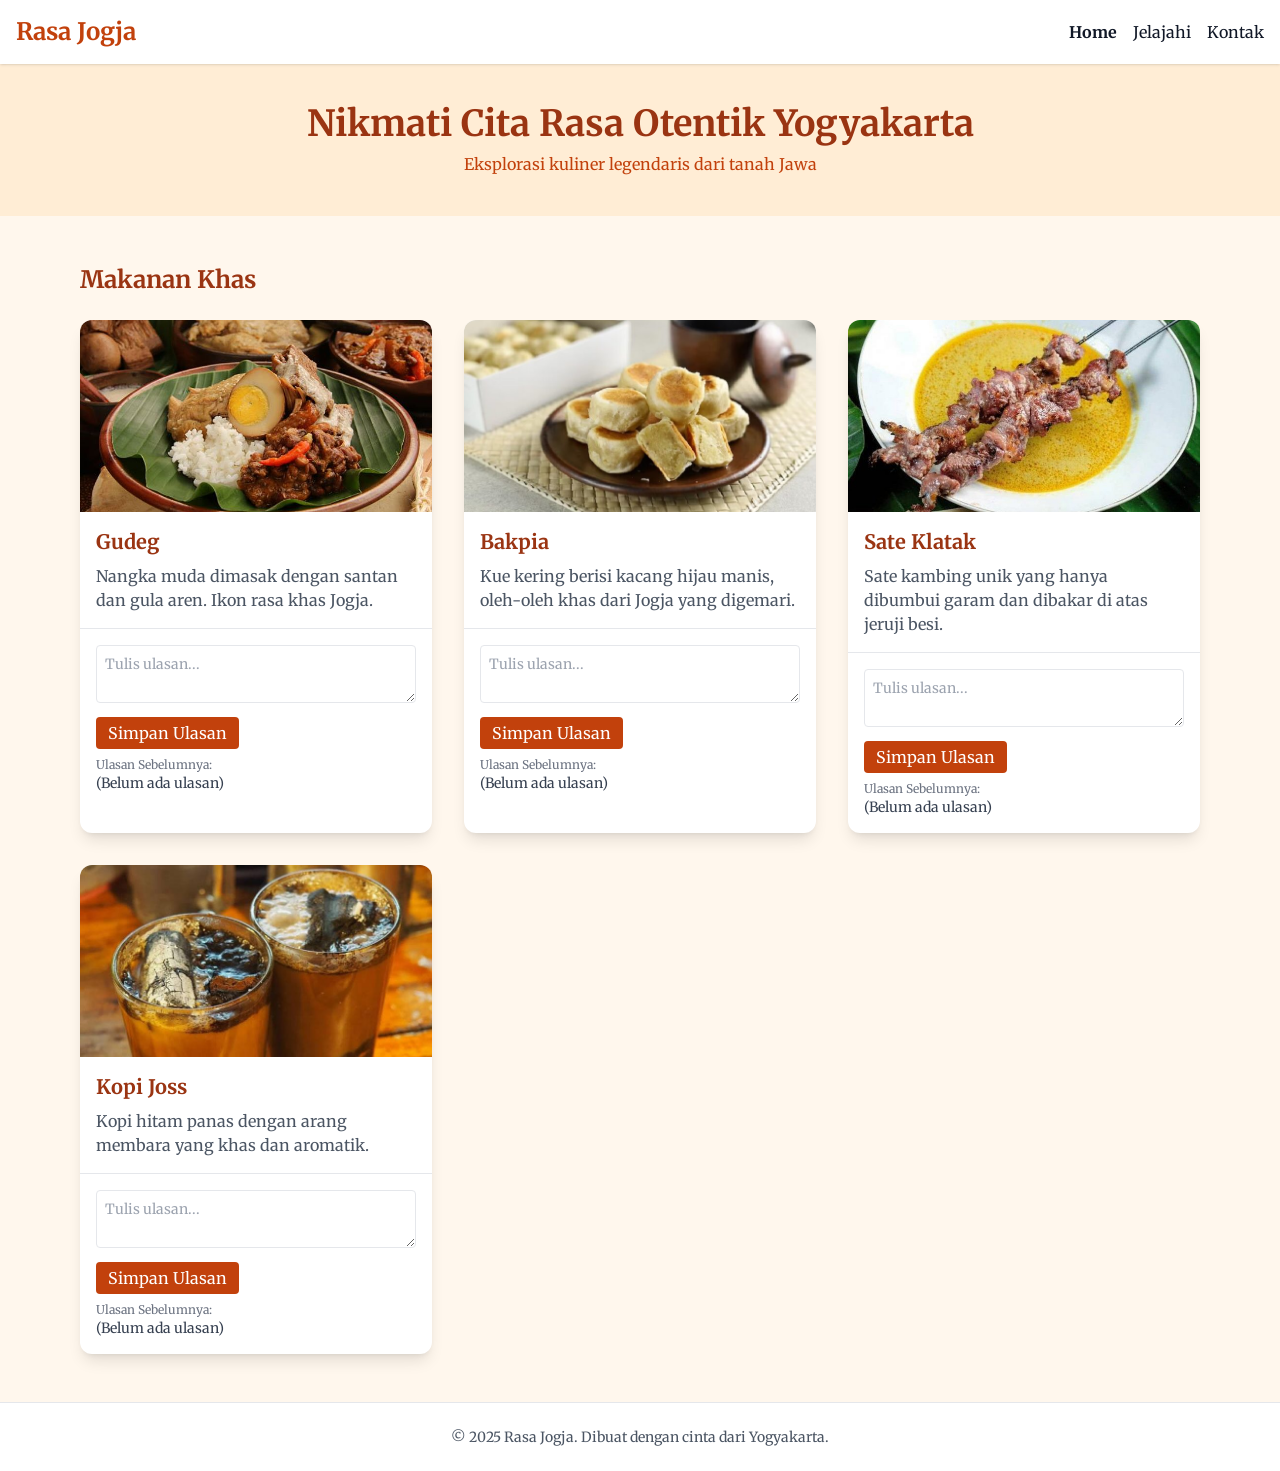
<file: index.html>
<!DOCTYPE html>
<html lang="id">
  <head>
    <meta charset="UTF-8" />
    <meta name="viewport" content="width=device-width, initial-scale=1.0" />
    <!-- Membuat tampilan menjadi responsif, menyesuaikan ukuran layar perangkat -->
    <link rel="manifest" href="manifest.json" />
    <link rel="icon" href="icons/favicon.ico" type="image/x-icon" />
    <link rel="icon" href="icons/favicon.png" type="image/png" />

    <title>Beranda - Rasa Jogja</title>

    <!-- Memuat Tailwind CSS: framework -->
    <script src="tailwind.min.js"></script>

    <!-- Mengimpor font Merriweather dari Google Fonts -->
    <link rel="stylesheet" href="fonts.css" />

    <style>
      body {
        font-family: "Merriweather", serif;
        /* seluruh isi halaman pakai font Merriweather */
      }
    </style>
  </head>

  <body class="bg-orange-50 text-gray-900">
    <!-- latar belakang berwarna oranye muda dan teks utama abu gelap -->
    <header class="bg-white shadow p-4 flex justify-between items-center relative">
      <!-- Header pakai latar putih, bayangan, padding, dan pakai Flexbox -->
      <h1 class="text-2xl font-bold text-orange-700">Rasa Jogja</h1>
      <!-- Judul/logo website -->

      <!-- Tombol burger (ikon 3 garis) hanya muncul di layar kecil (mobile) -->
      <button class="md:hidden text-orange-700" id="burger-button">
        <!-- Ikon SVG burger -->
        <svg xmlns="http://www.w3.org/2000/svg" class="h-6 w-6" fill="none" viewBox="0 0 24 24" stroke="currentColor">
          <path stroke-linecap="round" stroke-linejoin="round" stroke-width="2" d="M4 6h16M4 12h16M4 18h16" />
        </svg>
      </button>

      <!-- Menu navigasi untuk layar besar -->
      <nav class="hidden md:flex space-x-4" id="nav-menu">
        <a href="index.html" class="hover:text-orange-600 font-semibold">Home</a>
        <a href="jelajahi.html" class="hover:text-orange-600">Jelajahi</a>
        <a href="kontak.html" class="hover:text-orange-600">Kontak</a>
      </nav>

      <!-- Menu navigasi untuk layar kecil (muncul saat burger diklik) -->
      <div id="mobile-menu" class="hidden absolute top-full left-0 w-full bg-white shadow-md md:hidden">
        <a href="index.html" class="block px-4 py-2 hover:bg-orange-50 font-semibold">Home</a>
        <a href="jelajahi.html" class="block px-4 py-2 hover:bg-orange-50">Jelajahi</a>
        <a href="kontak.html" class="block px-4 py-2 hover:bg-orange-50">Kontak</a>
      </div>
    </header>

    <!-- HERO SECTION / Bagian perkenalan utama -->
    <section class="text-center py-10 bg-orange-100">
      <!-- Section dengan teks di tengah, padding atas bawah 10, latar oranye muda -->
      <h2 class="text-4xl font-bold text-orange-800">Nikmati Cita Rasa Otentik Yogyakarta</h2>
      <p class="mt-2 text-orange-700">Eksplorasi kuliner legendaris dari tanah Jawa</p>
    </section>

    <!-- MAIN CONTENT / Konten utama halaman -->
    <main class="px-6 md:px-20 py-12">
      <!-- Padding horizontal kecil di mobile, besar di layar besar, dan padding atas bawah -->
      <h3 class="text-2xl font-semibold text-orange-800 mb-6">Makanan Khas</h3>

      <!-- Daftar makanan disusun dalam bentuk grid -->
      <div class="grid md:grid-cols-2 lg:grid-cols-3 gap-8">
        <!-- Membuat grid 1 kolom di mobile, 2 kolom di layar sedang, 3 kolom di layar besar -->

        <!-- Kartu pertama: Gudeg -->
        <div class="bg-white shadow-lg rounded-xl overflow-hidden transform hover:scale-105 hover:shadow-2xl transition duration-300">
          <!-- Kartu dengan latar putih, bayangan, sudut membulat, dan efek hover -->
          <a href="gudeg.html">
            <!-- Klik kartu ini akan membuka halaman gudeg.html -->
            <img src="gudeg2.jpg" alt="Gudeg" class="w-full h-48 object-cover" />
            <!-- Gambar makanan gudeg -->
            <div class="p-4">
              <h4 class="text-xl font-bold text-orange-800">Gudeg</h4>
              <p class="text-gray-600 mt-2">Nangka muda dimasak dengan santan dan gula aren. Ikon rasa khas Jogja.</p>
            </div>
          </a>
          <!-- Kontak Ulasan -->
          <div class="p-4 border-t">
            <textarea id="review-gudeg" placeholder="Tulis ulasan..." class="w-full border rounded p-2 text-sm"></textarea>
            <button onclick="saveReview('gudeg')" class="mt-2 bg-orange-700 text-white px-3 py-1 rounded">Simpan Ulasan</button>
            <p class="text-xs text-gray-500 mt-2">Ulasan Sebelumnya:</p>
            <div id="display-review-gudeg" class="text-sm text-gray-700 max-h-16 overflow-y-auto pr-1"></div>
          </div>
        </div>

        <!-- Bakpia -->
        <div class="bg-white shadow-lg rounded-xl overflow-hidden transform hover:scale-105 hover:shadow-2xl transition duration-300">
          <a href="bakpia.html">
            <img src="bakpia.jpg" alt="Bakpia" class="w-full h-48 object-cover" />
            <div class="p-4">
              <h4 class="text-xl font-bold text-orange-800">Bakpia</h4>
              <p class="text-gray-600 mt-2">Kue kering berisi kacang hijau manis, oleh-oleh khas dari Jogja yang digemari.</p>
            </div>
          </a>
          <!-- Kotak Ulasan -->
          <div class="p-4 border-t">
            <textarea id="review-bakpia" placeholder="Tulis ulasan..." class="w-full border rounded p-2 text-sm"></textarea>
            <button onclick="saveReview('bakpia')" class="mt-2 bg-orange-700 text-white px-3 py-1 rounded">Simpan Ulasan</button>
            <p class="text-xs text-gray-500 mt-2">Ulasan Sebelumnya:</p>
            <div id="display-review-bakpia" class="text-sm text-gray-700 max-h-16 overflow-y-auto pr-1"></div>
          </div>
        </div>

        <!-- Sate Klatak -->
        <div class="bg-white shadow-lg rounded-xl overflow-hidden transform hover:scale-105 hover:shadow-2xl transition duration-300">
          <a href="sate_klatak.html">
            <img src="sate-klatak.jpg" alt="Sate Klatak" class="w-full h-48 object-cover" />
            <div class="p-4">
              <h4 class="text-xl font-bold text-orange-800">Sate Klatak</h4>
              <p class="text-gray-600 mt-2">Sate kambing unik yang hanya dibumbui garam dan dibakar di atas jeruji besi.</p>
            </div>
          </a>
          <!-- Kotak Ulasan -->
          <div class="p-4 border-t">
            <textarea id="review-sate-klatak" placeholder="Tulis ulasan..." class="w-full border rounded p-2 text-sm"></textarea>
            <button onclick="saveReview('sate-klatak')" class="mt-2 bg-orange-700 text-white px-3 py-1 rounded">Simpan Ulasan</button>
            <p class="text-xs text-gray-500 mt-2">Ulasan Sebelumnya:</p>
            <div id="display-review-sate-klatak" class="text-sm text-gray-700"></div>
          </div>
        </div>

        <!-- Kopi Joss -->
        <div class="bg-white shadow-lg rounded-xl overflow-hidden transform hover:scale-105 hover:shadow-2xl transition duration-300">
          <a href="kopi-joss.html">
            <img src="kopi-joss.jpg" alt="Kopi Joss" class="w-full h-48 object-cover" />
            <div class="p-4">
              <h4 class="text-xl font-bold text-orange-800">Kopi Joss</h4>
              <p class="text-gray-600 mt-2">Kopi hitam panas dengan arang membara yang khas dan aromatik.</p>
            </div>
          </a>
          <!-- Kotak Ulasan -->
          <div class="p-4 border-t">
            <textarea id="review-kopi-joss" placeholder="Tulis ulasan..." class="w-full border rounded p-2 text-sm"></textarea>
            <button onclick="saveReview('kopi-joss')" class="mt-2 bg-orange-700 text-white px-3 py-1 rounded">Simpan Ulasan</button>
            <p class="text-xs text-gray-500 mt-2">Ulasan Sebelumnya:</p>
            <div id="display-review-kopi-joss" class="text-sm text-gray-700"></div>
          </div>
        </div>
      </div>
    </main>

    <!-- Footer -->
    <footer class="bg-white border-t text-center py-6 text-sm text-gray-600">
      <!-- Latar putih, garis atas, teks di tengah dan ukuran kecil -->
      &copy; 2025 Rasa Jogja. Dibuat dengan cinta dari Yogyakarta.
    </footer>

    <!-- Script untuk membuka dan menutup menu burger saat di layar kecil -->
    <script>
      const burgerButton = document.getElementById("burger-button");
      const mobileMenu = document.getElementById("mobile-menu");

      burgerButton.addEventListener("click", () => {
        mobileMenu.classList.toggle("hidden");
        // Jika menu tersembunyi, tampilkan. Jika sudah tampil, sembunyikan.
      });
    </script>

    <script>
      // Mengecek apakah browser mendukung service worker
      if ("serviceWorker" in navigator) {
        navigator.serviceWorker
          .register("service-worker.js")
          .then((reg) => console.log("✅ Service Worker terdaftar!", reg))
          .catch((err) => console.error("❌ Gagal daftar Service Worker:", err));
      }
    </script>
    <!-- IndexedDB logic (external) -->
    <script src="indexeddb.js" defer></script>
  </body>
</html>
</file>
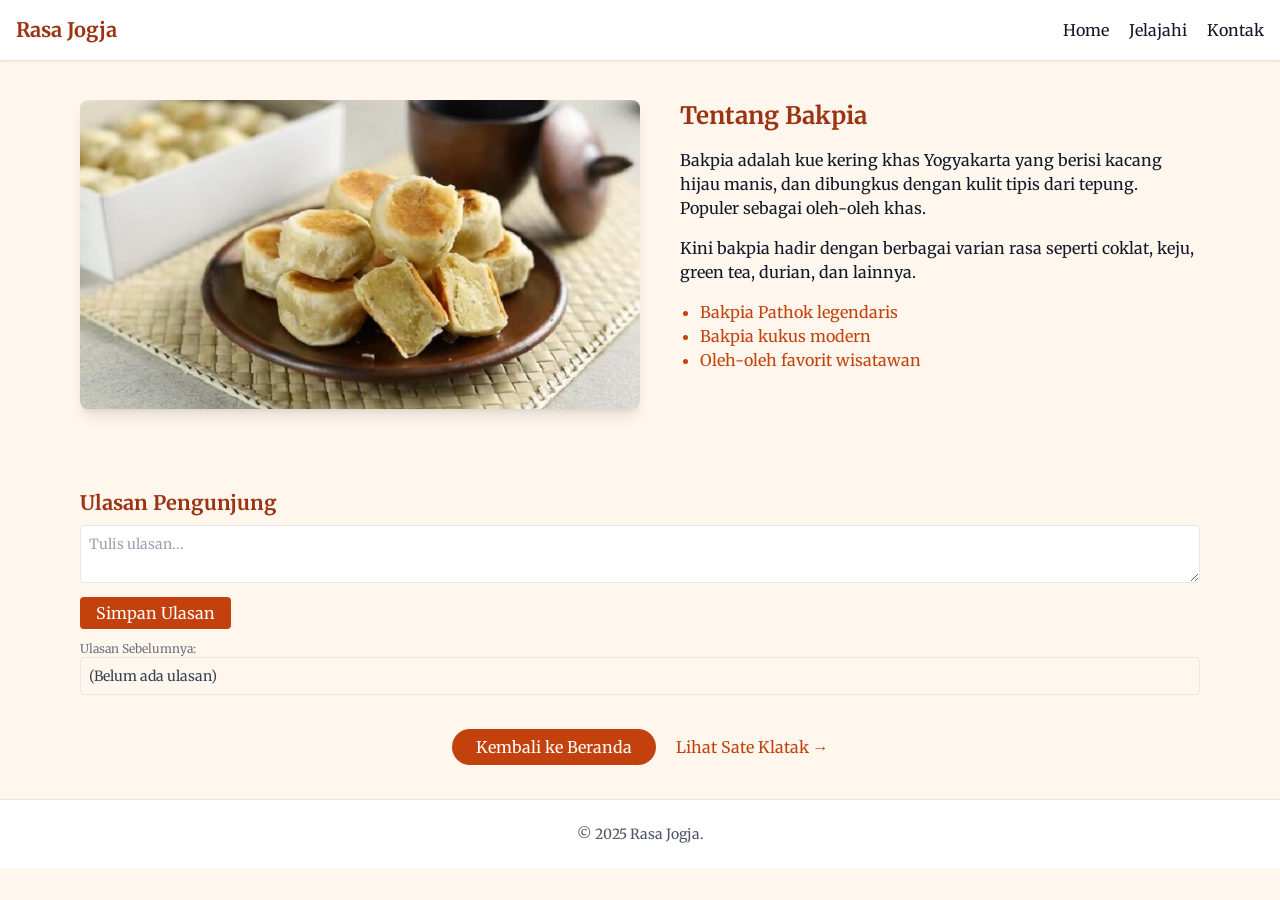
<file: bakpia.html>
<!DOCTYPE html>
<html lang="id">
  <head>
    <meta charset="UTF-8" />
    <meta name="viewport" content="width=device-width, initial-scale=1.0" />
    <title>Bakpia - Rasa Jogja</title>
    <script src="tailwind.min.js"></script>
    <link rel="stylesheet" href="fonts.css" />
    <link rel="manifest" href="manifest.json" />
    <link rel="icon" href="icons/favicon.ico" type="image/x-icon" />
    <link rel="icon" href="icons/favicon.png" type="image/png" />

    <style>
      body {
        font-family: "Merriweather", serif;
      }
    </style>
  </head>

  <body class="bg-orange-50 text-gray-900">
    <!-- Header -->
    <header class="bg-white shadow p-4 flex justify-between items-center">
      <h1 class="text-xl font-bold text-orange-800">Rasa Jogja</h1>
      <nav class="space-x-4 hidden md:block">
        <a href="index.html" class="hover:text-orange-600">Home</a>
        <a href="jelajahi.html" class="hover:text-orange-600">Jelajahi</a>
        <a href="kontak.html" class="hover:text-orange-600">Kontak</a>
      </nav>
    </header>

    <!-- Deskripsi -->
    <section class="py-10 px-6 md:px-20">
      <div class="md:flex gap-10">
        <img src="bakpia.jpg" alt="Bakpia close up" class="rounded-lg shadow-lg w-full md:w-1/2" />
        <div class="mt-6 md:mt-0 md:w-1/2">
          <h3 class="text-2xl font-bold text-orange-800 mb-4">Tentang Bakpia</h3>
          <p class="mb-4">Bakpia adalah kue kering khas Yogyakarta yang berisi kacang hijau manis, dan dibungkus dengan kulit tipis dari tepung. Populer sebagai oleh-oleh khas.</p>
          <p class="mb-4">Kini bakpia hadir dengan berbagai varian rasa seperti coklat, keju, green tea, durian, dan lainnya.</p>
          <ul class="list-disc ml-5 text-orange-700">
            <li>Bakpia Pathok legendaris</li>
            <li>Bakpia kukus modern</li>
            <li>Oleh-oleh favorit wisatawan</li>
          </ul>
        </div>
      </div>
    </section>

    <!-- Ulasan -->
    <section class="px-6 md:px-20 mt-10">
      <h4 class="text-xl font-bold text-orange-800 mb-2">Ulasan Pengunjung</h4>

      <!-- Kolom tulis ulasan -->
      <textarea id="review-bakpia" placeholder="Tulis ulasan..." class="w-full border rounded p-2 text-sm mb-2"></textarea>

      <button onclick="saveReview('bakpia')" class="bg-orange-700 text-white px-4 py-1 rounded">Simpan Ulasan</button>

      <!-- Daftar ulasan list memanjang -->
      <p class="text-xs text-gray-500 mt-3">Ulasan Sebelumnya:</p>
      <div id="display-review-bakpia" class="text-sm text-gray-700 pr-1 border rounded p-2"></div>
    </section>

    <!-- Navigasi -->
    <section class="text-center my-10">
      <a href="index.html" class="bg-orange-700 text-white px-6 py-2 rounded-full hover:bg-orange-800 transition">Kembali ke Beranda</a>
      <a href="sate_klatak.html" class="ml-4 text-orange-700 hover:underline">Lihat Sate Klatak &rarr;</a>
    </section>

    <footer class="bg-white text-center py-6 border-t mt-10 text-sm text-gray-600">&copy; 2025 Rasa Jogja.</footer>
    <script src="indexeddb.js" defer></script>
  </body>
</html>
</file>
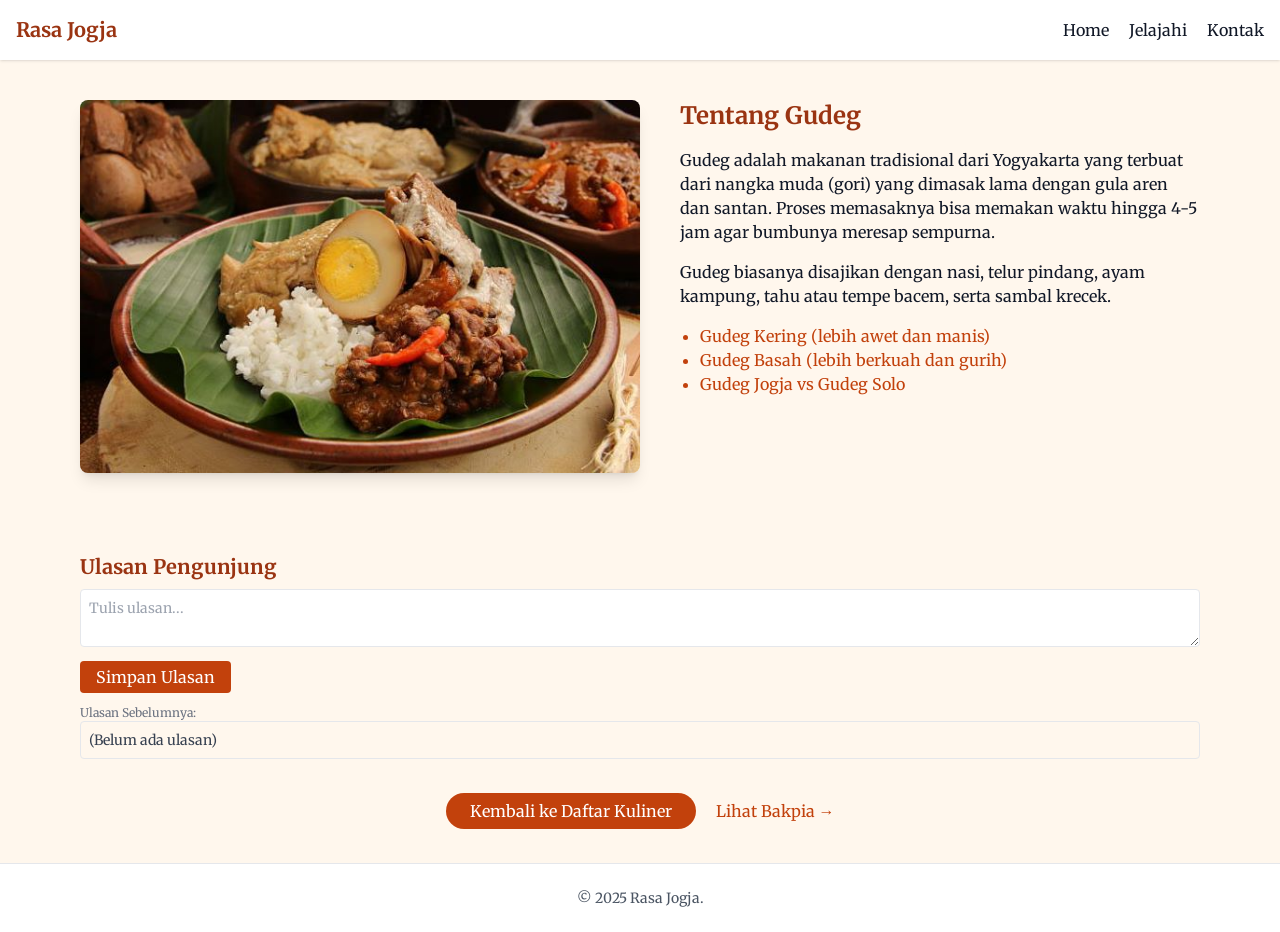
<file: gudeg.html>
<!DOCTYPE html>
<html lang="id">
  <head>
    <meta charset="UTF-8" />
    <meta name="viewport" content="width=device-width, initial-scale=1.0" />
    <title>Gudeg - Rasa Jogja</title>
    <script src="tailwind.min.js"></script>
    <link rel="stylesheet" href="fonts.css" />
    <link rel="manifest" href="manifest.json" />
    <link rel="icon" href="icons/favicon.ico" type="image/x-icon" />
    <link rel="icon" href="icons/favicon.png" type="image/png" />

    <style>
      body {
        font-family: "Merriweather", serif;
      }
    </style>
  </head>

  <body class="bg-orange-50 text-gray-900">
    <!-- Header -->
    <header class="bg-white shadow p-4 flex justify-between items-center">
      <h1 class="text-xl font-bold text-orange-800">Rasa Jogja</h1>
      <nav class="space-x-4 hidden md:block">
        <a href="index.html" class="hover:text-orange-600">Home</a>
        <a href="jelajahi.html" class="hover:text-orange-600">Jelajahi</a>
        <a href="kontak.html" class="hover:text-orange-600">Kontak</a>
      </nav>
    </header>

    <!-- Deskripsi Gudeg -->
    <section class="py-10 px-6 md:px-20">
      <div class="md:flex gap-10">
        <img src="gudeg2.jpg" alt="Gudeg close up" class="rounded-lg shadow-lg w-full md:w-1/2" />
        <div class="mt-6 md:mt-0 md:w-1/2">
          <h3 class="text-2xl font-bold text-orange-800 mb-4">Tentang Gudeg</h3>
          <p class="mb-4">
            Gudeg adalah makanan tradisional dari Yogyakarta yang terbuat dari nangka muda (gori) yang dimasak lama dengan gula aren dan santan. Proses memasaknya bisa memakan waktu hingga 4-5 jam
            agar bumbunya meresap sempurna.
          </p>
          <p class="mb-4">Gudeg biasanya disajikan dengan nasi, telur pindang, ayam kampung, tahu atau tempe bacem, serta sambal krecek.</p>
          <ul class="list-disc ml-5 text-orange-700">
            <li>Gudeg Kering (lebih awet dan manis)</li>
            <li>Gudeg Basah (lebih berkuah dan gurih)</li>
            <li>Gudeg Jogja vs Gudeg Solo</li>
          </ul>
        </div>
      </div>
    </section>

    <!-- Ulasan  -->
    <section class="px-6 md:px-20 mt-10">
      <h4 class="text-xl font-bold text-orange-800 mb-2">Ulasan Pengunjung</h4>

      <!-- Kolom tulis ulasan -->
      <textarea id="review-gudeg" placeholder="Tulis ulasan..." class="w-full border rounded p-2 text-sm mb-2"></textarea>

      <button onclick="saveReview('gudeg')" class="bg-orange-700 text-white px-4 py-1 rounded">Simpan Ulasan</button>

      <!-- Daftar ulasan list memanjang -->
      <p class="text-xs text-gray-500 mt-3">Ulasan Sebelumnya:</p>
      <div id="display-review-gudeg" class="text-sm text-gray-700 pr-1 border rounded p-2"></div>
    </section>

    <!-- Navigasi -->
    <section class="text-center my-10">
      <a href="index.html" class="bg-orange-700 text-white px-6 py-2 rounded-full hover:bg-orange-800 transition">Kembali ke Daftar Kuliner</a>
      <a href="bakpia.html" class="ml-4 text-orange-700 hover:underline">Lihat Bakpia &rarr;</a>
    </section>

    <!-- Footer -->
    <footer class="bg-white text-center py-6 border-t mt-10 text-sm text-gray-600">&copy; 2025 Rasa Jogja.</footer>
    <script src="indexeddb.js" defer></script>
  </body>
</html>
</file>
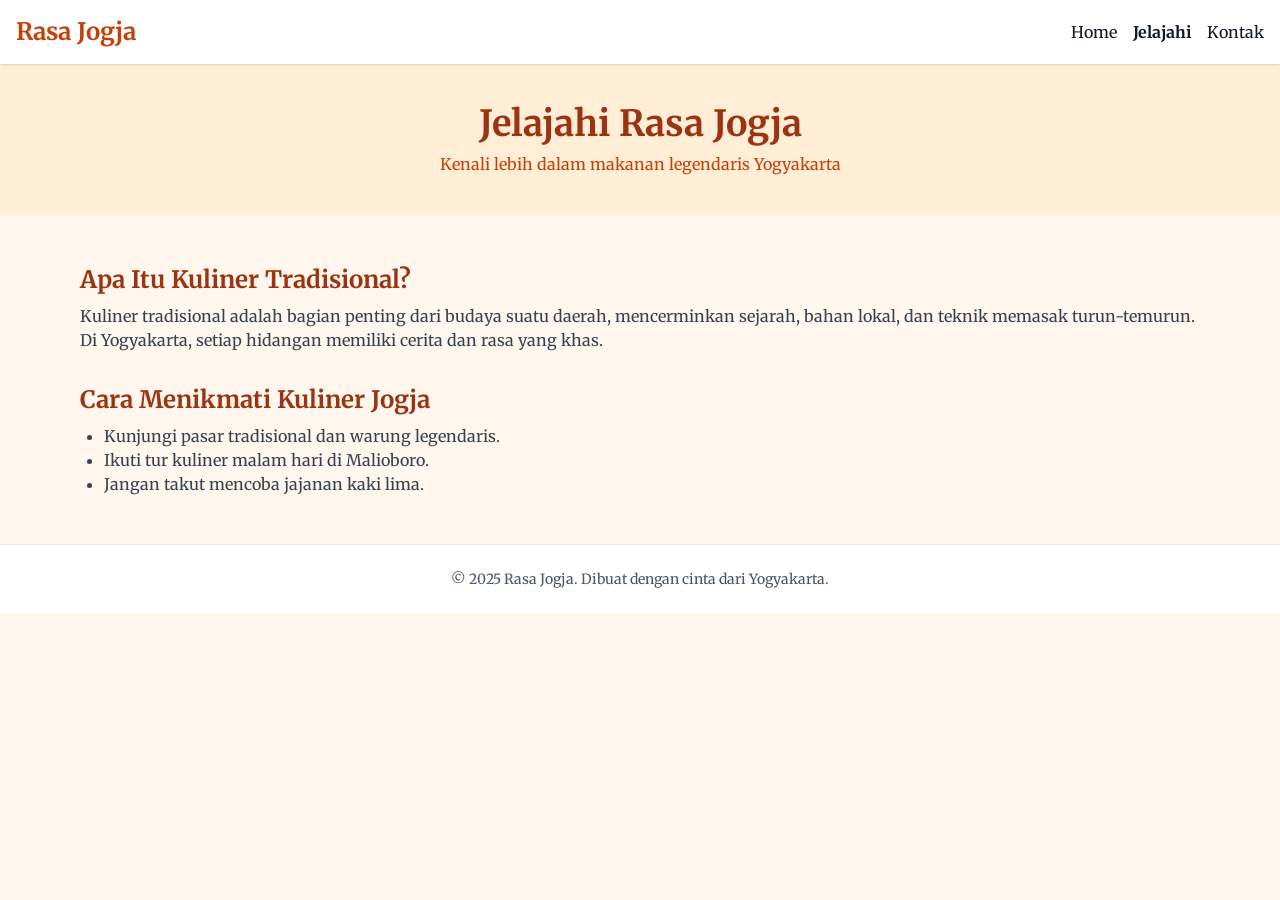
<file: jelajahi.html>
<!DOCTYPE html>
<html lang="id">
  <head>
    <meta charset="UTF-8" />
    <meta name="viewport" content="width=device-width, initial-scale=1.0" />
    <title>Jelajahi - Rasa Jogja</title>
    <script src="tailwind.min.js"></script>
    <link rel="stylesheet" href="fonts.css" />
    <link rel="manifest" href="manifest.json" />
    <link rel="icon" href="icons/favicon.ico" type="image/x-icon" />
    <link rel="icon" href="icons/favicon.png" type="image/png" />

    <style>
      body {
        font-family: "Merriweather", serif;
      }
    </style>
  </head>

  <body class="bg-orange-50 text-gray-900">
    <!-- Header -->
    <header class="bg-white shadow p-4 flex justify-between items-center relative">
      <h1 class="text-2xl font-bold text-orange-700">Rasa Jogja</h1>
      <button class="md:hidden text-orange-700" id="burger-button">
        <svg xmlns="http://www.w3.org/2000/svg" class="h-6 w-6" fill="none" viewBox="0 0 24 24" stroke="currentColor">
          <path stroke-linecap="round" stroke-linejoin="round" stroke-width="2" d="M4 6h16M4 12h16M4 18h16" />
        </svg>
      </button>
      <nav class="hidden md:flex space-x-4" id="nav-menu">
        <a href="index.html" class="hover:text-orange-600">Home</a>
        <a href="jelajahi.html" class="hover:text-orange-600 font-semibold">Jelajahi</a>
        <a href="kontak.html" class="hover:text-orange-600">Kontak</a>
      </nav>
      <div id="mobile-menu" class="hidden absolute top-full left-0 w-full bg-white shadow-md md:hidden">
        <a href="index.html" class="block px-4 py-2 hover:bg-orange-50">Home</a>
        <a href="jelajahi.html" class="block px-4 py-2 hover:bg-orange-50 font-semibold">Jelajahi</a>
        <a href="kontak.html" class="block px-4 py-2 hover:bg-orange-50">Kontak</a>
      </div>
    </header>

    <!-- Hero Section -->
    <section class="text-center py-10 bg-orange-100">
      <h2 class="text-4xl font-bold text-orange-800">Jelajahi Rasa Jogja</h2>
      <p class="mt-2 text-orange-700">Kenali lebih dalam makanan legendaris Yogyakarta</p>
    </section>

    <!-- Konten Jelajahi -->
    <main class="px-6 md:px-20 py-12">
      <div class="space-y-8">
        <div>
          <h3 class="text-2xl font-bold text-orange-800">Apa Itu Kuliner Tradisional?</h3>
          <p class="mt-2 text-gray-700">
            Kuliner tradisional adalah bagian penting dari budaya suatu daerah, mencerminkan sejarah, bahan lokal, dan teknik memasak turun-temurun. Di Yogyakarta, setiap hidangan memiliki cerita dan
            rasa yang khas.
          </p>
        </div>

        <div>
          <h3 class="text-2xl font-bold text-orange-800">Cara Menikmati Kuliner Jogja</h3>
          <ul class="list-disc ml-6 text-gray-700 mt-2">
            <li>Kunjungi pasar tradisional dan warung legendaris.</li>
            <li>Ikuti tur kuliner malam hari di Malioboro.</li>
            <li>Jangan takut mencoba jajanan kaki lima.</li>
          </ul>
        </div>
      </div>
    </main>

    <!-- Footer -->
    <footer class="bg-white border-t text-center py-6 text-sm text-gray-600">&copy; 2025 Rasa Jogja. Dibuat dengan cinta dari Yogyakarta.</footer>

    <!-- Script Toggle Menu -->
    <script>
      const burgerButton = document.getElementById("burger-button");
      const mobileMenu = document.getElementById("mobile-menu");
      burgerButton.addEventListener("click", () => {
        mobileMenu.classList.toggle("hidden");
      });
    </script>
  </body>
</html>
</file>
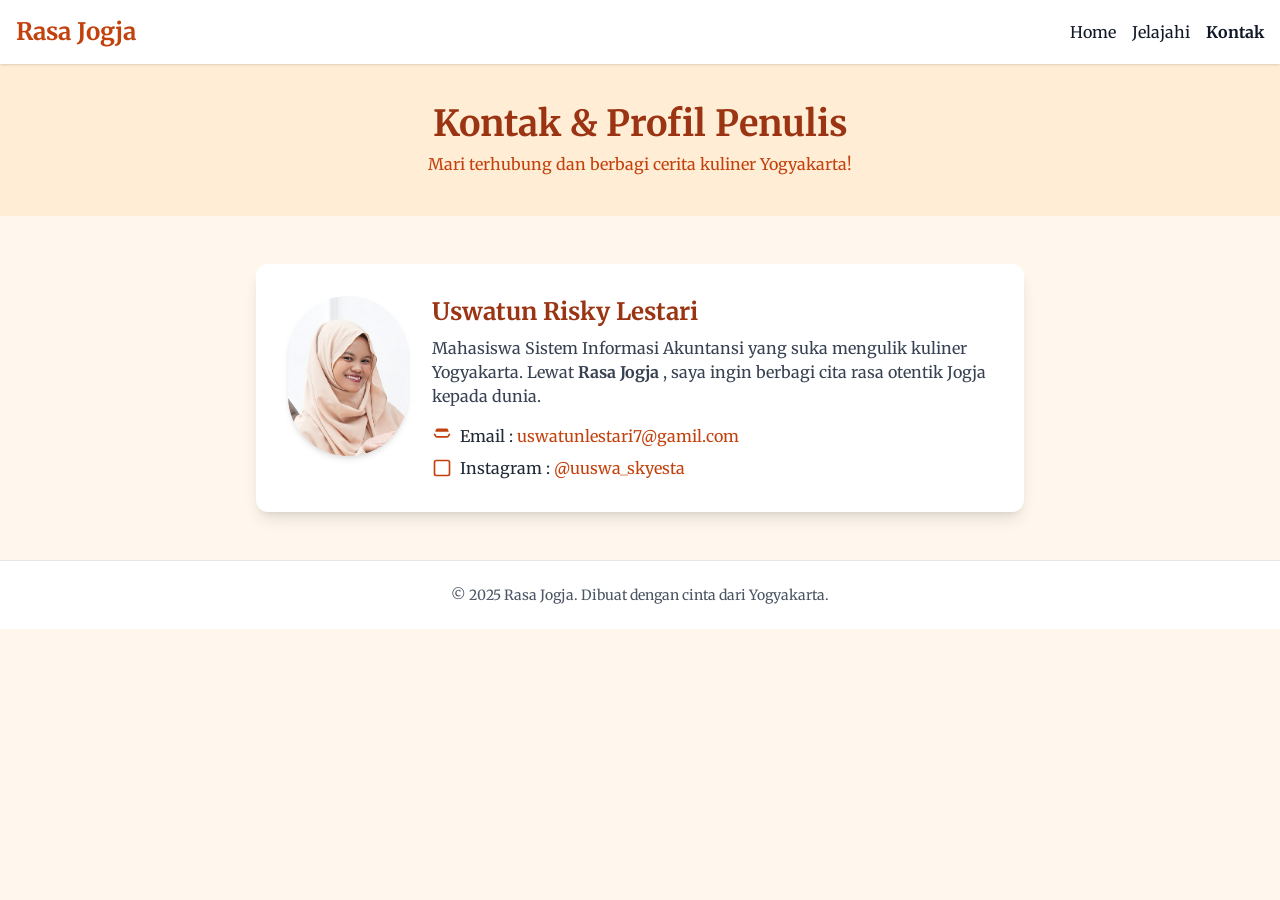
<file: kontak.html>
<!DOCTYPE html>
<html lang="id">
  <head>
    <meta charset="UTF-8" />
    <meta name="viewport" content="width=device-width, initial-scale=1.0" />
    <title>Jelajahi - Rasa Jogja</title>
    <script src="tailwind.min.js"></script>
    <link rel="stylesheet" href="fonts.css" />
    <link rel="manifest" href="manifest.json" />
    <link rel="icon" href="icons/favicon.ico" type="image/x-icon" />
    <link rel="icon" href="icons/favicon.png" type="image/png" />

    <style>
      body {
        font-family: "Merriweather", serif;
      }
    </style>
  </head>

  <body class="bg-orange-50 text-gray-900">
    <!-- Header -->
    <header class="bg-white shadow p-4 flex justify-between items-center relative">
      <h1 class="text-2xl font-bold text-orange-700">Rasa Jogja</h1>
      <button class="md:hidden text-orange-700" id="burger-button">
        <svg xmlns="http://www.w3.org/2000/svg" class="h-6 w-6" fill="none" viewBox="0 0 24 24" stroke="currentColor">
          <path stroke-linecap="round" stroke-linejoin="round" stroke-width="2" d="M4 6h16M4 12h16M4 18h16" />
        </svg>
      </button>
      <nav class="hidden md:flex space-x-4" id="nav-menu">
        <a href="index.html" class="hover:text-orange-600">Home</a>
        <a href="jelajahi.html" class="hover:text-orange-600">Jelajahi</a>
        <a href="kontak.html" class="hover:text-orange-600 font-semibold">Kontak</a>
      </nav>
      <div id="mobile-menu" class="hidden absolute top-full left-0 w-full bg-white shadow-md md:hidden">
        <a href="index.html" class="block px-4 py-2 hover:bg-orange-50">Home</a>
        <a href="jelajahi.html" class="block px-4 py-2 hover:bg-orange-50">Jelajahi</a>
        <a href="kontak.html" class="block px-4 py-2 hover:bg-orange-50 font-semibold">Kontak</a>
      </div>
    </header>

    <!-- Hero Section -->
    <section class="text-center py-10 bg-orange-100">
      <h2 class="text-4xl font-bold text-orange-800">Kontak & Profil Penulis</h2>
      <p class="mt-2 text-orange-700">Mari terhubung dan berbagi cerita kuliner Yogyakarta!</p>
    </section>

    <!-- Isi Konten -->
    <main class="px-6 md:px-20 py-12 flex flex-col items-center">
      <div class="bg-white shadow-lg rounded-xl p-8 w-full max-w-3xl">
        <!-- Foto & nama -->
        <div class="flex flex-col md:flex-row items-center md:items-start gap-6">
          <img src="Profil.JPG" alt="Foto Penulis" class="w-40 h-40 object-cover rounded-full shadow-md" />
          <div>
            <h3 class="text-2xl font-bold text-orange-800 mb-2">Uswatun Risky Lestari</h3>
            <p class="text-gray-700 mb-4">
              Mahasiswa Sistem Informasi Akuntansi yang suka mengulik kuliner Yogyakarta. Lewat <span class="font-semibold">Rasa Jogja</span>
              , saya ingin berbagi cita rasa otentik Jogja kepada dunia.
            </p>
            <ul class="space-y-2 text-gray-800">
              <li class="flex items-center">
                <svg xmlns="http://www.w3.org/2000/svg" class="h-5 w-5 text-orange-700 mr-2" fill="none" viewBox="0 0 24 24" stroke="currentColor">
                  <path stroke-linecap="round" stroke-linejoin="round" stroke-width="2" d="M3 10l1.523 2.286A2 2 0 006.236 13h11.528a2 2 0 001.713-.714L21 10M5 6h14M5 6l1-2h12l1 2" />
                </svg>
                <span>Email : <a href="mailto:uswatunlestari7@gmail.com" class="text-orange-700 hover:underline">uswatunlestari7@gamil.com</a></span>
              </li>
              <li class="flex items-center">
                <svg xmlns="http://www.w3.org/2000/svg" class="h-5 w-5 text-orange-700 mr-2" fill="none" viewBox="0 0 24 24" stroke="currentColor">
                  <path stroke-linecap="round" stroke-linejoin="round" stroke-width="2" d="M3 5a2 2 0 012-2h14a2 2 0 012 2v14a2 2 0 01-2 2H5a2 2 0 01-2-2V5z" />
                </svg>
                <span>Instagram : <a href="https://instagram.com/uuswa_skyesta" target="_blank" class="text-orange-700 hover:underline">@uuswa_skyesta</a></span>
              </li>
            </ul>
          </div>
        </div>
      </div>
    </main>

    <!-- Footer -->
    <footer class="bg-white border-t text-center py-6 text-sm text-gray-600">&copy; 2025 Rasa Jogja. Dibuat dengan cinta dari Yogyakarta.</footer>

    <!-- Script Toggle Menu -->
    <script>
      const burgerButton = document.getElementById("burger-button");
      const mobileMenu = document.getElementById("mobile-menu");
      burgerButton.addEventListener("click", () => {
        mobileMenu.classList.toggle("hidden");
      });
    </script>

    <script>
      // Mendaftarkan service worker
      if ("serviceWorker" in navigator) {
        navigator.serviceWorker
          .register("service-worker.js")
          .then((reg) => console.log("✅ Service Worker terdaftar!", reg))
          .catch((err) => console.error("❌ Gagal daftar Service Worker:", err));
      }
    </script>
    <!-- IndexedDB logic (external) -->
    <script src="indexeddb.js" defer></script>
  </body>
</html>
</file>
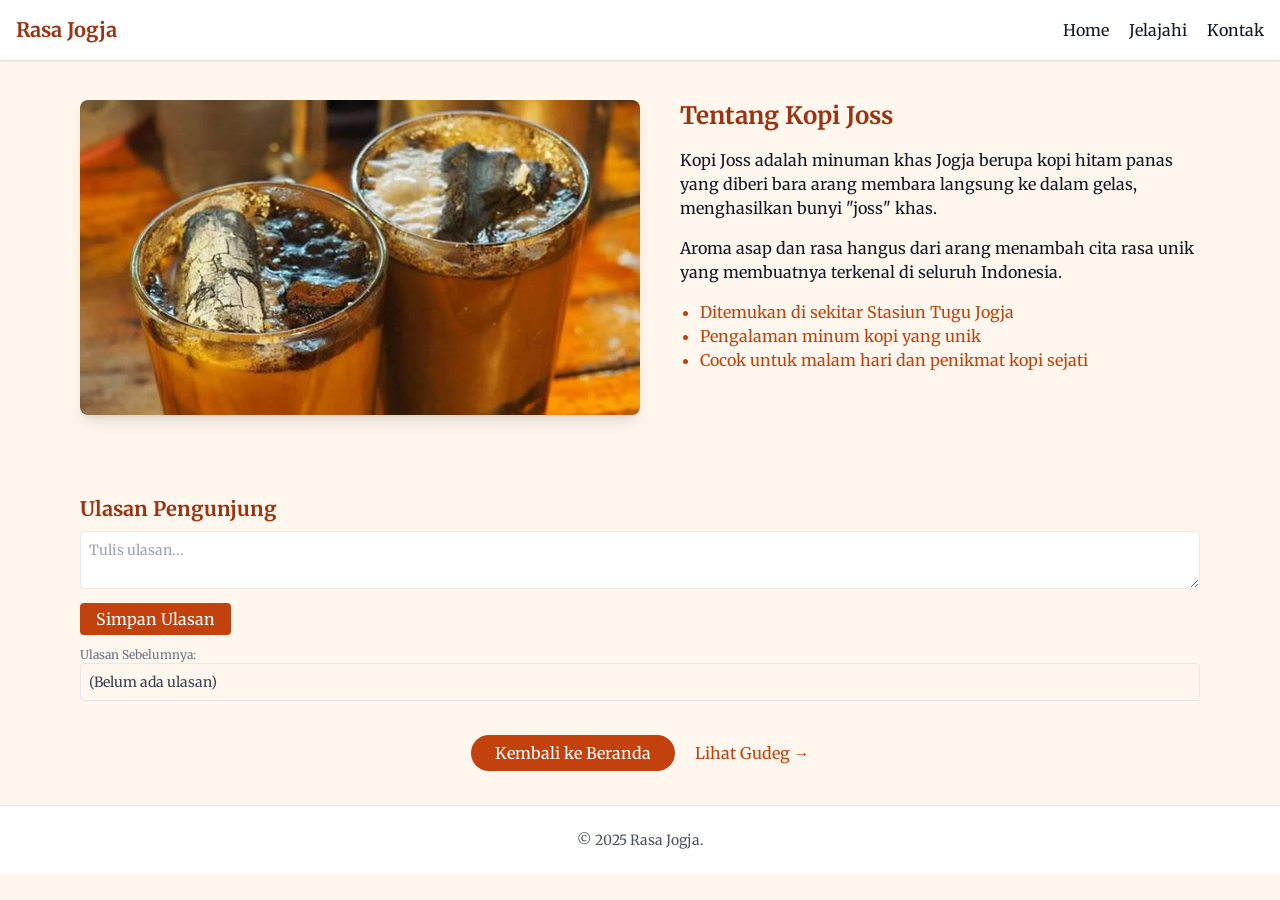
<file: kopi-joss.html>
<!DOCTYPE html>
<html lang="id">
  <head>
    <meta charset="UTF-8" />
    <meta name="viewport" content="width=device-width, initial-scale=1.0" />
    <title>Kopi Joss - Rasa Jogja</title>
    <script src="tailwind.min.js"></script>
    <link rel="stylesheet" href="fonts.css" />
    <link rel="manifest" href="manifest.json" />
    <link rel="icon" href="icons/favicon.ico" type="image/x-icon" />
    <link rel="icon" href="icons/favicon.png" type="image/png" />

    <style>
      body {
        font-family: "Merriweather", serif;
      }
    </style>
  </head>

  <body class="bg-orange-50 text-gray-900">
    <!-- Header -->
    <header class="bg-white shadow p-4 flex justify-between items-center">
      <h1 class="text-xl font-bold text-orange-800">Rasa Jogja</h1>
      <nav class="space-x-4 hidden md:block">
        <a href="index.html" class="hover:text-orange-600">Home</a>
        <a href="jelajahi.html" class="hover:text-orange-600">Jelajahi</a>
        <a href="kontak.html" class="hover:text-orange-600">Kontak</a>
      </nav>
    </header>

    <!-- Deskripsi -->
    <section class="py-10 px-6 md:px-20">
      <div class="md:flex gap-10">
        <img src="kopi-joss.jpg" alt="Kopi Joss close up" class="rounded-lg shadow-lg w-full md:w-1/2" />
        <div class="mt-6 md:mt-0 md:w-1/2">
          <h3 class="text-2xl font-bold text-orange-800 mb-4">Tentang Kopi Joss</h3>
          <p class="mb-4">Kopi Joss adalah minuman khas Jogja berupa kopi hitam panas yang diberi bara arang membara langsung ke dalam gelas, menghasilkan bunyi "joss" khas.</p>
          <p class="mb-4">Aroma asap dan rasa hangus dari arang menambah cita rasa unik yang membuatnya terkenal di seluruh Indonesia.</p>
          <ul class="list-disc ml-5 text-orange-700">
            <li>Ditemukan di sekitar Stasiun Tugu Jogja</li>
            <li>Pengalaman minum kopi yang unik</li>
            <li>Cocok untuk malam hari dan penikmat kopi sejati</li>
          </ul>
        </div>
      </div>
    </section>

    <!-- Ulasan -->
    <section class="px-6 md:px-20 mt-10">
      <h4 class="text-xl font-bold text-orange-800 mb-2">Ulasan Pengunjung</h4>

      <!-- Kolom tulis ulasan -->
      <textarea id="review-kopi-joss" placeholder="Tulis ulasan..." class="w-full border rounded p-2 text-sm mb-2"></textarea>

      <button onclick="saveReview('kopi-joss')" class="bg-orange-700 text-white px-4 py-1 rounded">Simpan Ulasan</button>

      <!-- Daftar ulasan list memanjang -->
      <p class="text-xs text-gray-500 mt-3">Ulasan Sebelumnya:</p>
      <div id="display-review-kopi-joss" class="text-sm text-gray-700 pr-1 border rounded p-2"></div>
    </section>

    <!-- Navigasi -->
    <section class="text-center my-10">
      <a href="index.html" class="bg-orange-700 text-white px-6 py-2 rounded-full hover:bg-orange-800 transition">Kembali ke Beranda</a>
      <a href="gudeg.html" class="ml-4 text-orange-700 hover:underline">Lihat Gudeg &rarr;</a>
    </section>

    <footer class="bg-white text-center py-6 border-t mt-10 text-sm text-gray-600">&copy; 2025 Rasa Jogja.</footer>
    <script src="indexeddb.js" defer></script>
  </body>
</html>
</file>
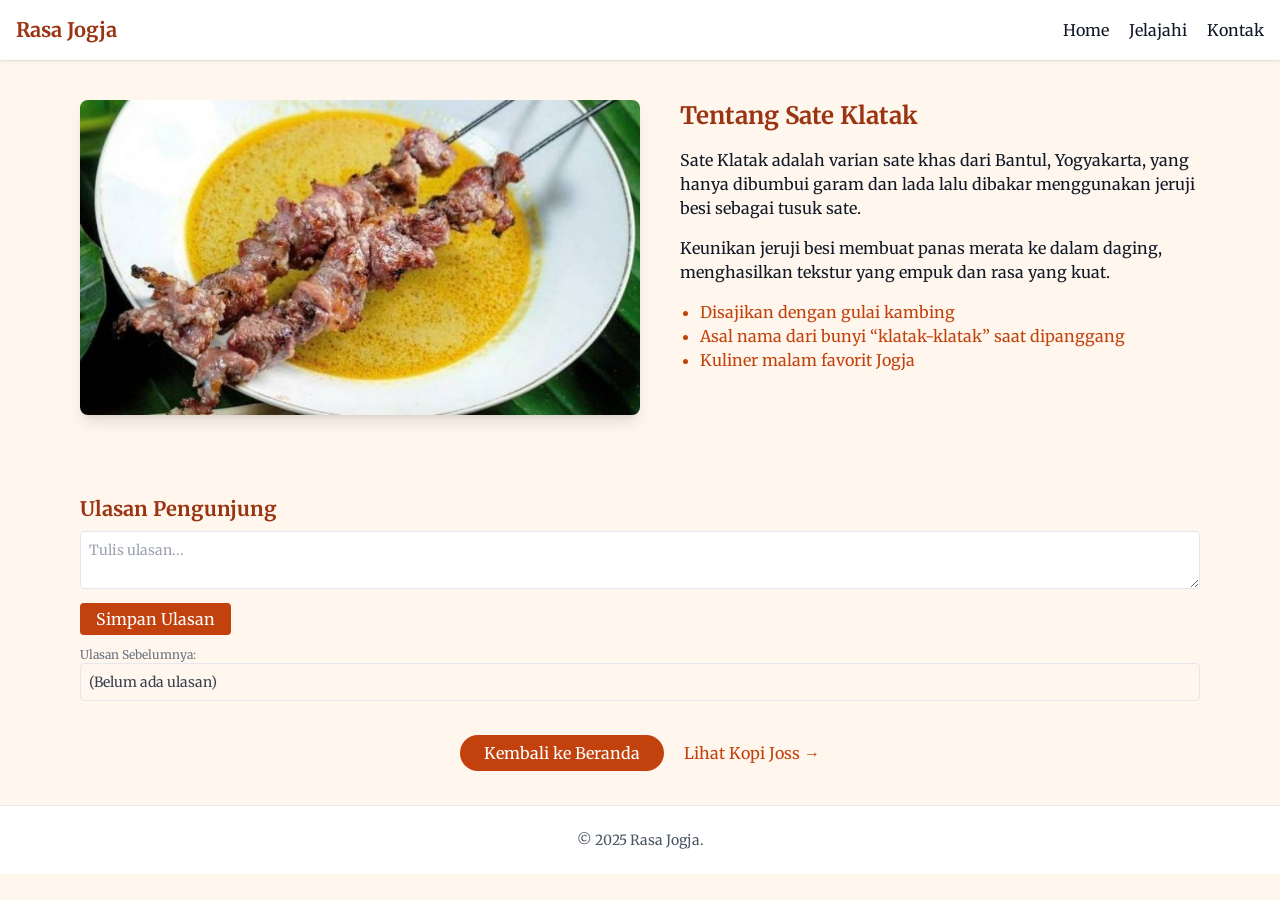
<file: sate_klatak.html>
<!DOCTYPE html>
<html lang="id">
  <head>
    <meta charset="UTF-8" />
    <meta name="viewport" content="width=device-width, initial-scale=1.0" />
    <title>Sate Klatak - Rasa Jogja</title>
    <script src="tailwind.min.js"></script>
    <link rel="stylesheet" href="fonts.css" />
    <link rel="manifest" href="manifest.json" />
    <link rel="icon" href="icons/favicon.ico" type="image/x-icon" />
    <link rel="icon" href="icons/favicon.png" type="image/png" />

    <style>
      body {
        font-family: "Merriweather", serif;
      }
    </style>
  </head>

  <body class="bg-orange-50 text-gray-900">
    <!-- Header -->
    <header class="bg-white shadow p-4 flex justify-between items-center">
      <h1 class="text-xl font-bold text-orange-800">Rasa Jogja</h1>
      <nav class="space-x-4 hidden md:block">
        <a href="index.html" class="hover:text-orange-600">Home</a>
        <a href="jelajahi.html" class="hover:text-orange-600">Jelajahi</a>
        <a href="kontak.html" class="hover:text-orange-600">Kontak</a>
      </nav>
    </header>

    <!-- Deskripsi -->
    <section class="py-10 px-6 md:px-20">
      <div class="md:flex gap-10">
        <img src="sate-klatak.jpg" alt="Sate Klatak close up" class="rounded-lg shadow-lg w-full md:w-1/2" />
        <div class="mt-6 md:mt-0 md:w-1/2">
          <h3 class="text-2xl font-bold text-orange-800 mb-4">Tentang Sate Klatak</h3>
          <p class="mb-4">Sate Klatak adalah varian sate khas dari Bantul, Yogyakarta, yang hanya dibumbui garam dan lada lalu dibakar menggunakan jeruji besi sebagai tusuk sate.</p>
          <p class="mb-4">Keunikan jeruji besi membuat panas merata ke dalam daging, menghasilkan tekstur yang empuk dan rasa yang kuat.</p>
          <ul class="list-disc ml-5 text-orange-700">
            <li>Disajikan dengan gulai kambing</li>
            <li>Asal nama dari bunyi “klatak-klatak” saat dipanggang</li>
            <li>Kuliner malam favorit Jogja</li>
          </ul>
        </div>
      </div>
    </section>

    <!-- Ulasan -->
    <section class="px-6 md:px-20 mt-10">
      <h4 class="text-xl font-bold text-orange-800 mb-2">Ulasan Pengunjung</h4>

      <!-- Kolom tulis ulasan -->
      <textarea id="review-sate-klatak" placeholder="Tulis ulasan..." class="w-full border rounded p-2 text-sm mb-2"></textarea>

      <button onclick="saveReview('sate-klatak')" class="bg-orange-700 text-white px-4 py-1 rounded">Simpan Ulasan</button>

      <!-- Daftar ulasan list memanjang -->
      <p class="text-xs text-gray-500 mt-3">Ulasan Sebelumnya:</p>
      <div id="display-review-sate-klatak" class="text-sm text-gray-700 pr-1 border rounded p-2"></div>
    </section>

    <!-- Navigasi -->
    <section class="text-center my-10">
      <a href="index.html" class="bg-orange-700 text-white px-6 py-2 rounded-full hover:bg-orange-800 transition">Kembali ke Beranda</a>
      <a href="kopi-joss.html" class="ml-4 text-orange-700 hover:underline">Lihat Kopi Joss &rarr;</a>
    </section>

    <footer class="bg-white text-center py-6 border-t mt-10 text-sm text-gray-600">&copy; 2025 Rasa Jogja.</footer>
    <script src="indexeddb.js" defer></script>
  </body>
</html>
</file>
<file: fonts.css>
@font-face {
  font-family: "Merriweather";
  font-style: normal;
  font-weight: 400;
  src: url("./fonts/merriweather-v32-latin-regular.woff2") format("woff2");
}

@font-face {
  font-family: "Merriweather";
  font-style: normal;
  font-weight: 700;
  src: url("./fonts/merriweather-v32-latin-700.woff2") format("woff2");
}
</file>
